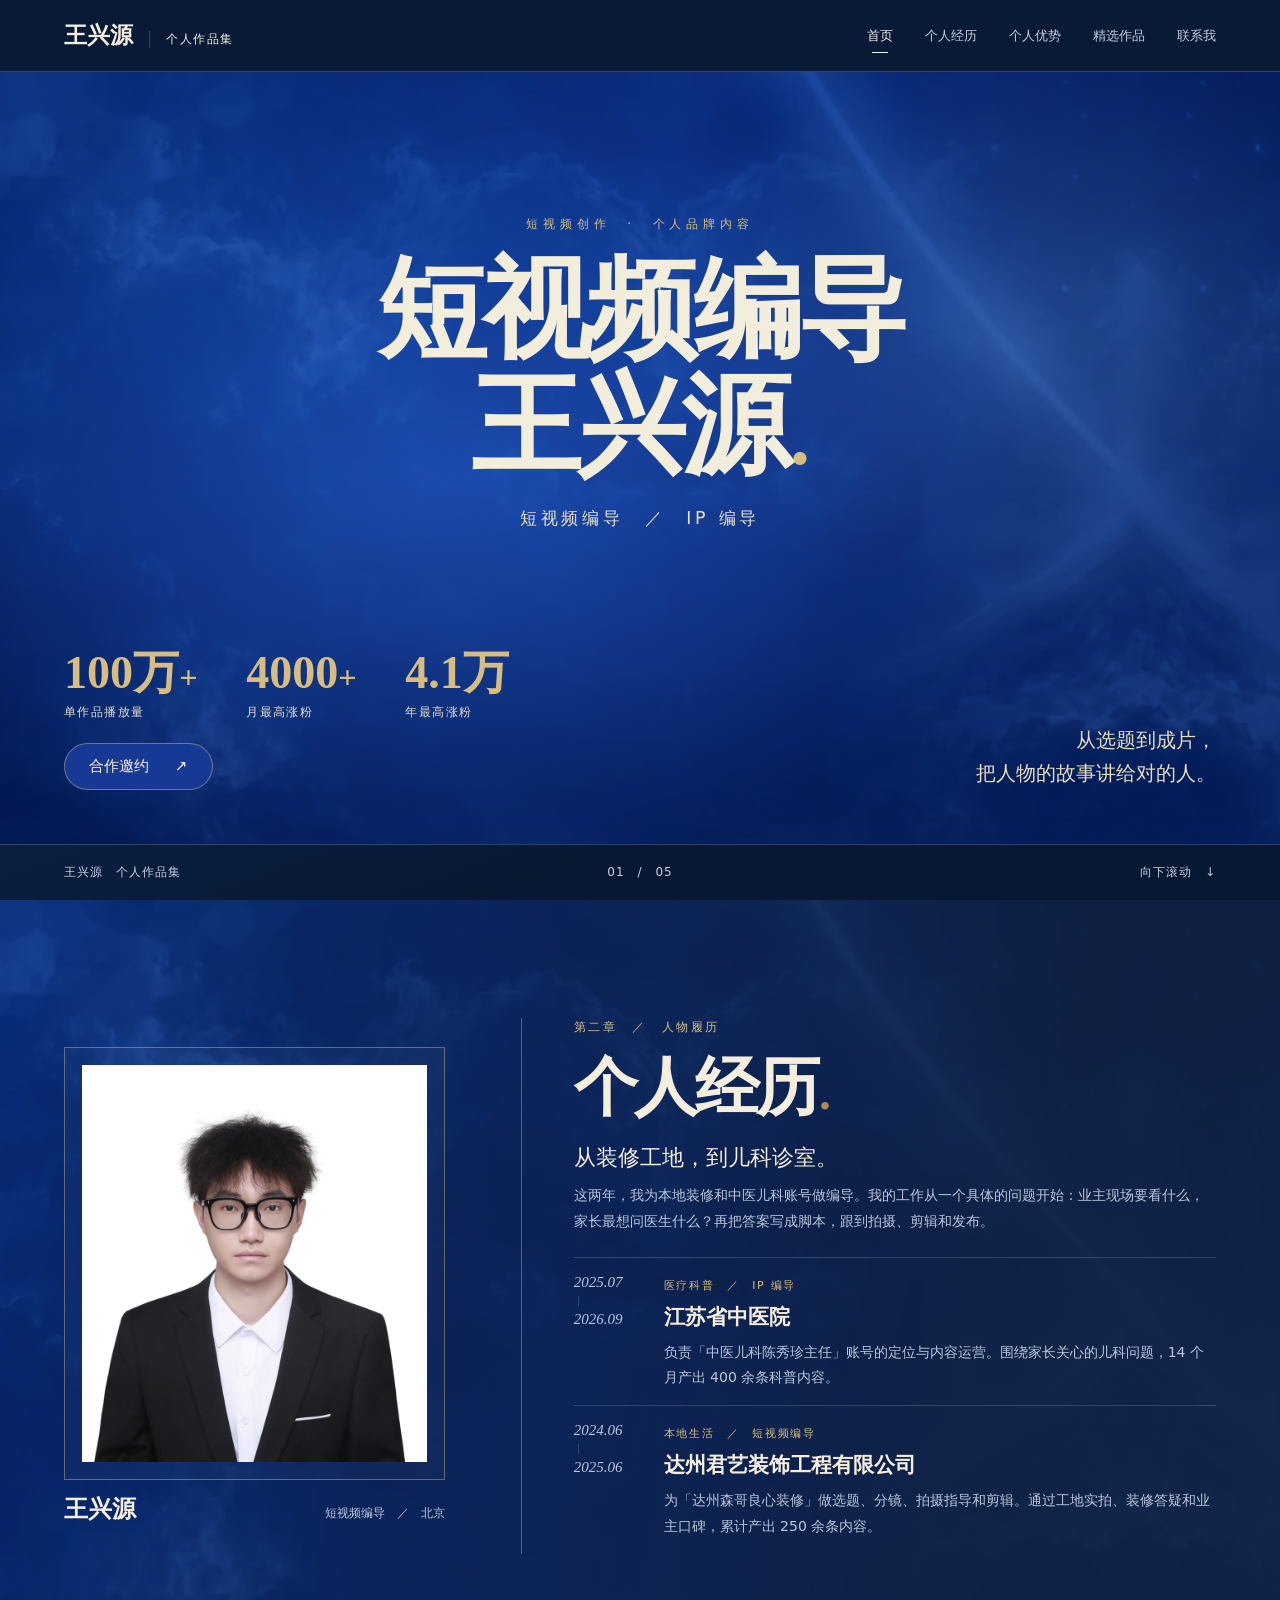
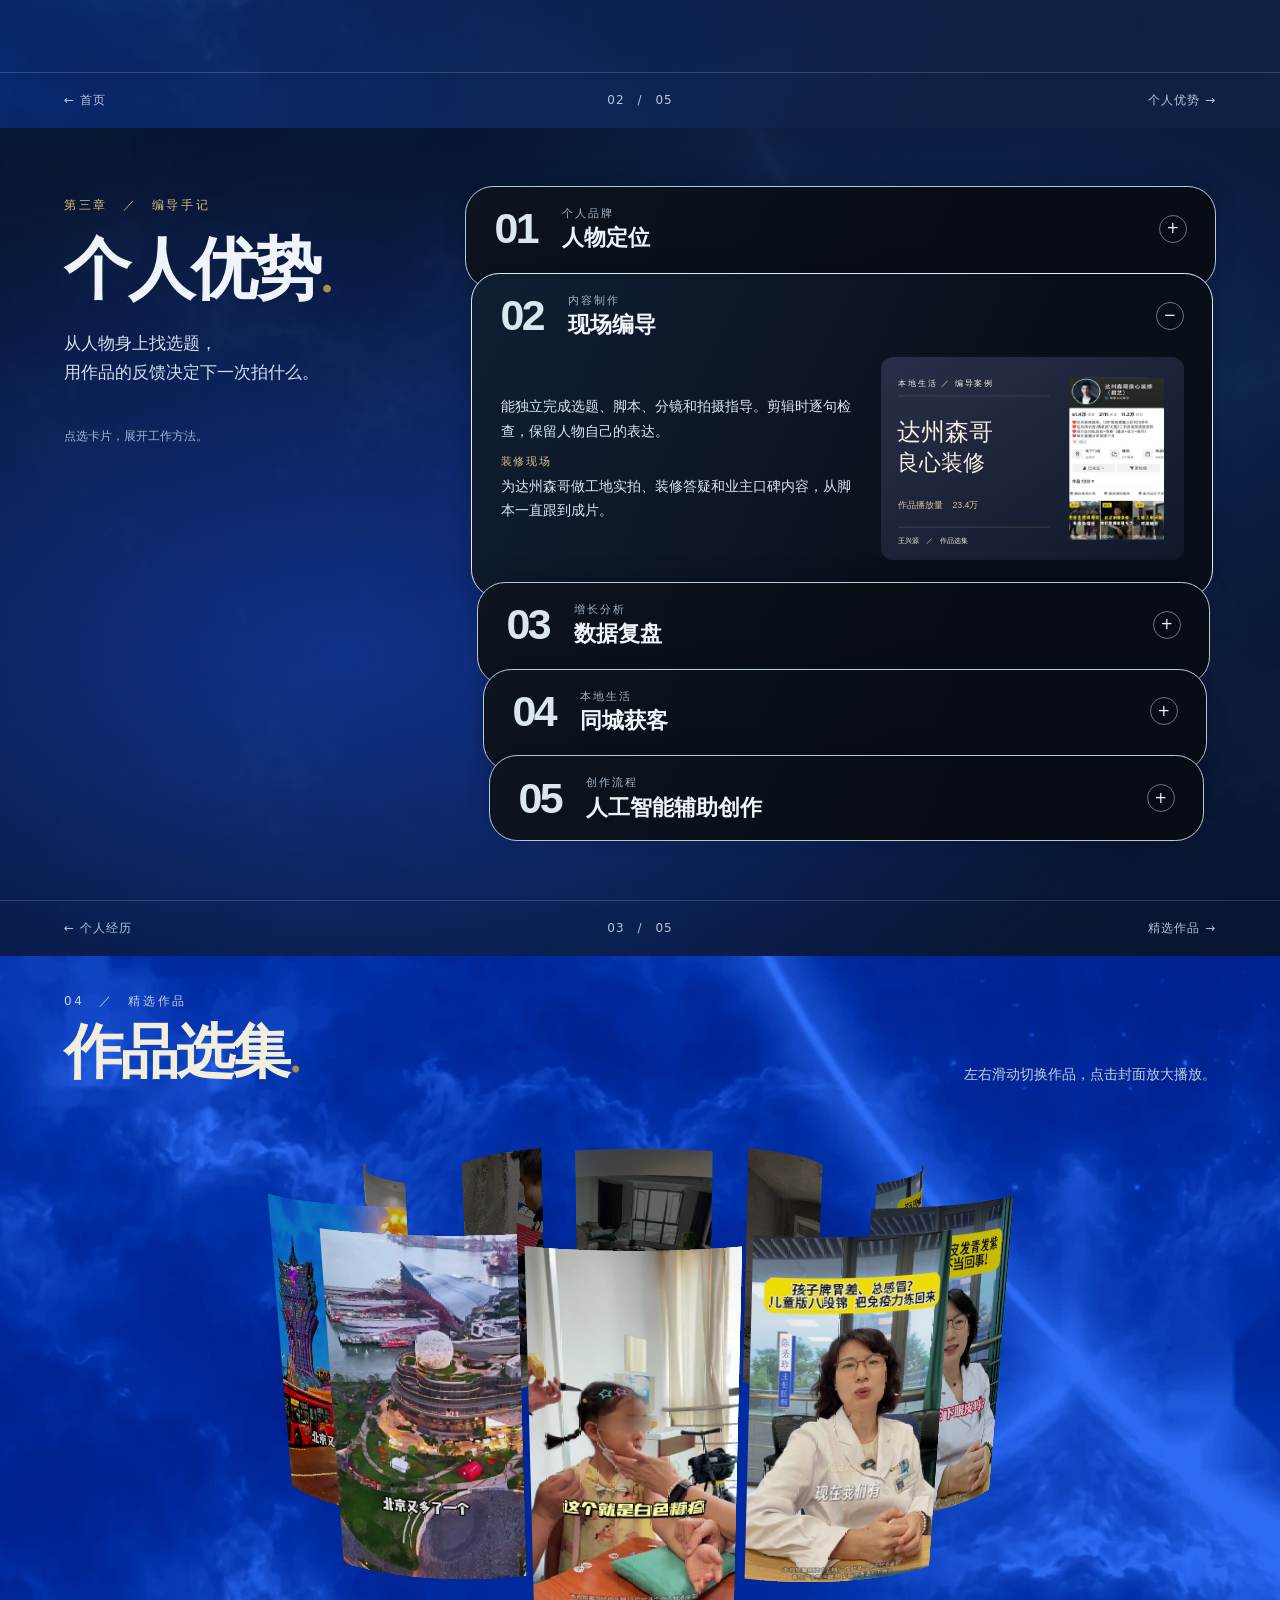
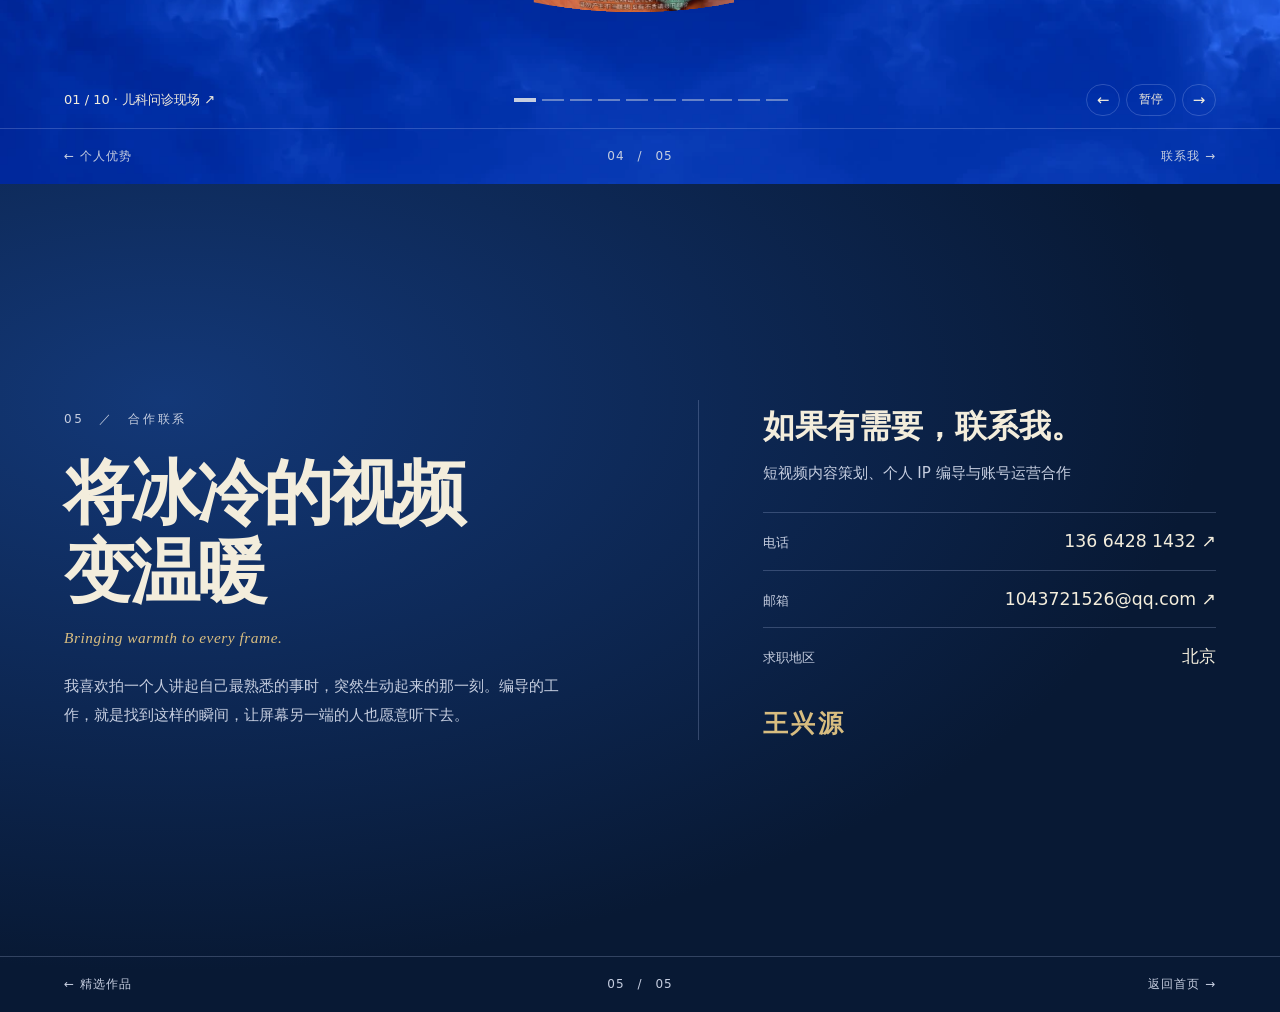
<file: index.html>
<!doctype html><html lang="zh-CN"><head><meta charset="utf-8"><meta name="viewport" content="width=device-width,initial-scale=1"><meta name="theme-color" content="#081938"><title>王兴源 · 短视频编导作品集</title><link rel="stylesheet" href="style.css?v=zoom3"><script src="motion.js" defer></script><script src="gallery.js?v=zoom3" defer></script></head><body><header class="mast"><a class="brand" href="#home">王兴源<span>个人作品集</span></a><nav aria-label="页面导航"><a href="#home" aria-current="page">首页</a><a href="#experience">个人经历</a><a href="#strengths">个人优势</a><a href="#works">精选作品</a><a href="#contact">联系我</a></nav></header><main><section class="shell p-index" id="home" aria-label="首页"><div class="stage"><section class="hero"><div class="hero-art" aria-hidden="true"><span class="hero-light"></span></div><div class="hero-title"><div class="kicker gold">短视频创作　·　个人品牌内容</div><h1>短视频编导<br>王兴源<em>.</em></h1><p>短视频编导　／　IP 编导</p></div>
<div class="hero-lower"><div><dl class="stats"><div><dt>单作品播放量</dt><dd>100万<span>+</span></dd></div><div><dt>月最高涨粉</dt><dd>4000<span>+</span></dd></div><div><dt>年最高涨粉</dt><dd>4.1万</dd></div></dl><a class="cta" href="#contact">合作邀约 <span>↗</span></a></div><p class="hero-note">从选题到成片，<br>把人物的故事讲给对的人。</p></div></section></div><footer class="page-foot"><span>王兴源　个人作品集</span><span class="folio">01　/　05</span><a href="#experience">向下滚动　↓</a></footer></section><section class="shell p-experience" id="experience" aria-label="个人经历"><div class="stage"><section class="experience layout">
  <figure class="portrait">
    <div class="portrait-mat"><img src="assets/wang-xingyuan.webp" alt="王兴源证件照"></div>
    <figcaption><strong>王兴源</strong><span>短视频编导　／　北京</span></figcaption>
  </figure>
  <div class="bio">
    <span class="kicker">第二章　／　人物履历</span><h2 class="chapter-title">个人经历<em>.</em></h2>
    <p class="lead">从装修工地，到儿科诊室。</p>
    <p class="bio-intro">这两年，我为本地装修和中医儿科账号做编导。我的工作从一个具体的问题开始：业主现场要看什么，家长最想问医生什么？再把答案写成脚本，跟到拍摄、剪辑和发布。</p>
    <ol class="timeline">
      <li><div class="period"><span>2025.07</span><span>2026.09</span></div><div><small>医疗科普　／　IP 编导</small><h2>江苏省中医院</h2><p>负责「中医儿科陈秀珍主任」账号的定位与内容运营。围绕家长关心的儿科问题，14 个月产出 400 余条科普内容。</p></div></li>
      <li><div class="period"><span>2024.06</span><span>2025.06</span></div><div><small>本地生活　／　短视频编导</small><h2>达州君艺装饰工程有限公司</h2><p>为「达州森哥良心装修」做选题、分镜、拍摄指导和剪辑。通过工地实拍、装修答疑和业主口碑，累计产出 250 余条内容。</p></div></li>
    </ol>
  </div>
</section></div><footer class="page-foot"><a href="#home">← 首页</a><span class="folio">02　/　05</span><a href="#strengths">个人优势 →</a></footer></section><section class="shell p-strengths" id="strengths" aria-label="个人优势"><div class="stage"><div class="layout strengths"><header><span class="kicker">第三章　／　编导手记</span><h2>个人优势<em>.</em></h2><p>从人物身上找选题，<br>用作品的反馈决定下一次拍什么。</p><small>点选卡片，展开工作方法。</small></header><div class="skill-deck"><details name="expertise" class="skill-card" style="--level:0" >
<summary><strong class="skill-no">01</strong><span><small>个人品牌</small><b>人物定位</b></span><span class="card-toggle" aria-hidden="true"></span></summary>
<div class="skill-body"><div class="skill-copy"><p>先听出镜人平时怎么说话，再把他的专业经验、表达习惯和观众关心的问题连起来。</p><small>医疗科普</small><p>从家长最想问的儿科问题开始，找到医生适合长期讲述的内容。</p></div><img src="assets/medical-1.svg" alt="中医儿科账号案例" loading="lazy"></div>
</details><details name="expertise" class="skill-card" style="--level:1" open>
<summary><strong class="skill-no">02</strong><span><small>内容制作</small><b>现场编导</b></span><span class="card-toggle" aria-hidden="true"></span></summary>
<div class="skill-body"><div class="skill-copy"><p>能独立完成选题、脚本、分镜和拍摄指导。剪辑时逐句检查，保留人物自己的表达。</p><small>装修现场</small><p>为达州森哥做工地实拍、装修答疑和业主口碑内容，从脚本一直跟到成片。</p></div><img src="assets/interiors-1.svg" alt="达州森哥账号案例" loading="lazy"></div>
</details><details name="expertise" class="skill-card" style="--level:2" >
<summary><strong class="skill-no">03</strong><span><small>增长分析</small><b>数据复盘</b></span><span class="card-toggle" aria-hidden="true"></span></summary>
<div class="skill-body"><div class="skill-copy"><p>把完播率、互动和涨粉放在一起看，再用下一条视频检验开场、信息顺序和剪辑节奏。</p><small>运营记录</small><p>在儿科科普账号运营中，结合后台反馈调整选题和口播结构。</p></div><img src="assets/medical-2.svg" alt="中医儿科运营记录" loading="lazy"></div>
</details><details name="expertise" class="skill-card" style="--level:3" >
<summary><strong class="skill-no">04</strong><span><small>本地生活</small><b>同城获客</b></span><span class="card-toggle" aria-hidden="true"></span></summary>
<div class="skill-body"><div class="skill-copy"><p>把达州业主常搜的问题带到真实工地拍，让评论区里的装修疑问衔接私信和到店咨询。</p><small>案例回看</small><p>达州装修案例采用正反对比脚本，作品播放量 23.4 万，线下引流 30 余人。</p></div><img src="assets/interiors-2.svg" alt="本地装修案例记录" loading="lazy"></div>
</details><details name="expertise" class="skill-card" style="--level:4" >
<summary><strong class="skill-no">05</strong><span><small>创作流程</small><b>人工智能辅助创作</b></span><span class="card-toggle" aria-hidden="true"></span></summary>
<div class="skill-body"><div class="skill-copy"><p>将对标拆解、选题生产和文案质检整理成三套工作流程，为采访和现场判断留出更多时间。</p><small>我的工作流</small><p>从同类作品里拆出表达方法，再根据人物和拍摄条件筛选选题，最后逐句检查文案。</p></div><div class="process" aria-label="创作流程"><span>对标拆解</span><i>↓</i><span>选题生产</span><i>↓</i><span>文案质检</span></div></div>
</details></div></div></div><footer class="page-foot"><a href="#experience">← 个人经历</a><span class="folio">03　/　05</span><a href="#works">精选作品 →</a></footer></section><section class="shell p-works" id="works" aria-label="精选作品"><div class="stage"><section class="showcase"><header class="works-head"><div><span class="kicker">04　／　精选作品</span><h2 class="chapter-title">作品选集<em>.</em></h2></div><p>左右滑动切换作品，点击封面放大播放。</p></header><section class="gallery" aria-label="横向球形作品轮播"></section><div class="directory"><button class="counter" aria-label="打开当前作品视频"><span></span> ↗</button><div class="projects" aria-label="作品目录"></div><div class="controls"><button id="prev" aria-label="上一幅">←</button><button id="play"></button><button id="next" aria-label="下一幅">→</button></div></div></section><dialog class="film-viewer"><div class="screen-player"><button class="film-full" type="button">全屏</button><button class="close" aria-label="关闭作品详情">×</button><div class="detail"></div></div></dialog></div><footer class="page-foot"><a href="#strengths">← 个人优势</a><span class="folio">04　/　05</span><a href="#contact">联系我 →</a></footer></section><section class="shell p-contact" id="contact" aria-label="合作联系"><div class="stage"><section class="layout contact"><div><span class="kicker">05　／　合作联系</span><h2 class="chapter-title">将冰冷的视频<br>变温暖</h2><p class="contact-en" lang="en">Bringing warmth to every frame.</p><p class="closing">我喜欢拍一个人讲起自己最熟悉的事时，突然生动起来的那一刻。编导的工作，就是找到这样的瞬间，让屏幕另一端的人也愿意听下去。</p></div><div class="contact-info"><h2>如果有需要，联系我。</h2><p>短视频内容策划、个人 IP 编导与账号运营合作</p><dl><div><dt>电话</dt><dd><a href="tel:13664281432">136 6428 1432 ↗</a></dd></div><div><dt>邮箱</dt><dd><a href="mailto:1043721526@qq.com">1043721526@qq.com ↗</a></dd></div><div><dt>求职地区</dt><dd>北京</dd></div></dl><span class="signature">王兴源</span></div></section></div><footer class="page-foot"><a href="#works">← 精选作品</a><span class="folio">05　/　05</span><a href="#home">返回首页 →</a></footer></section></main></body></html>
</file>
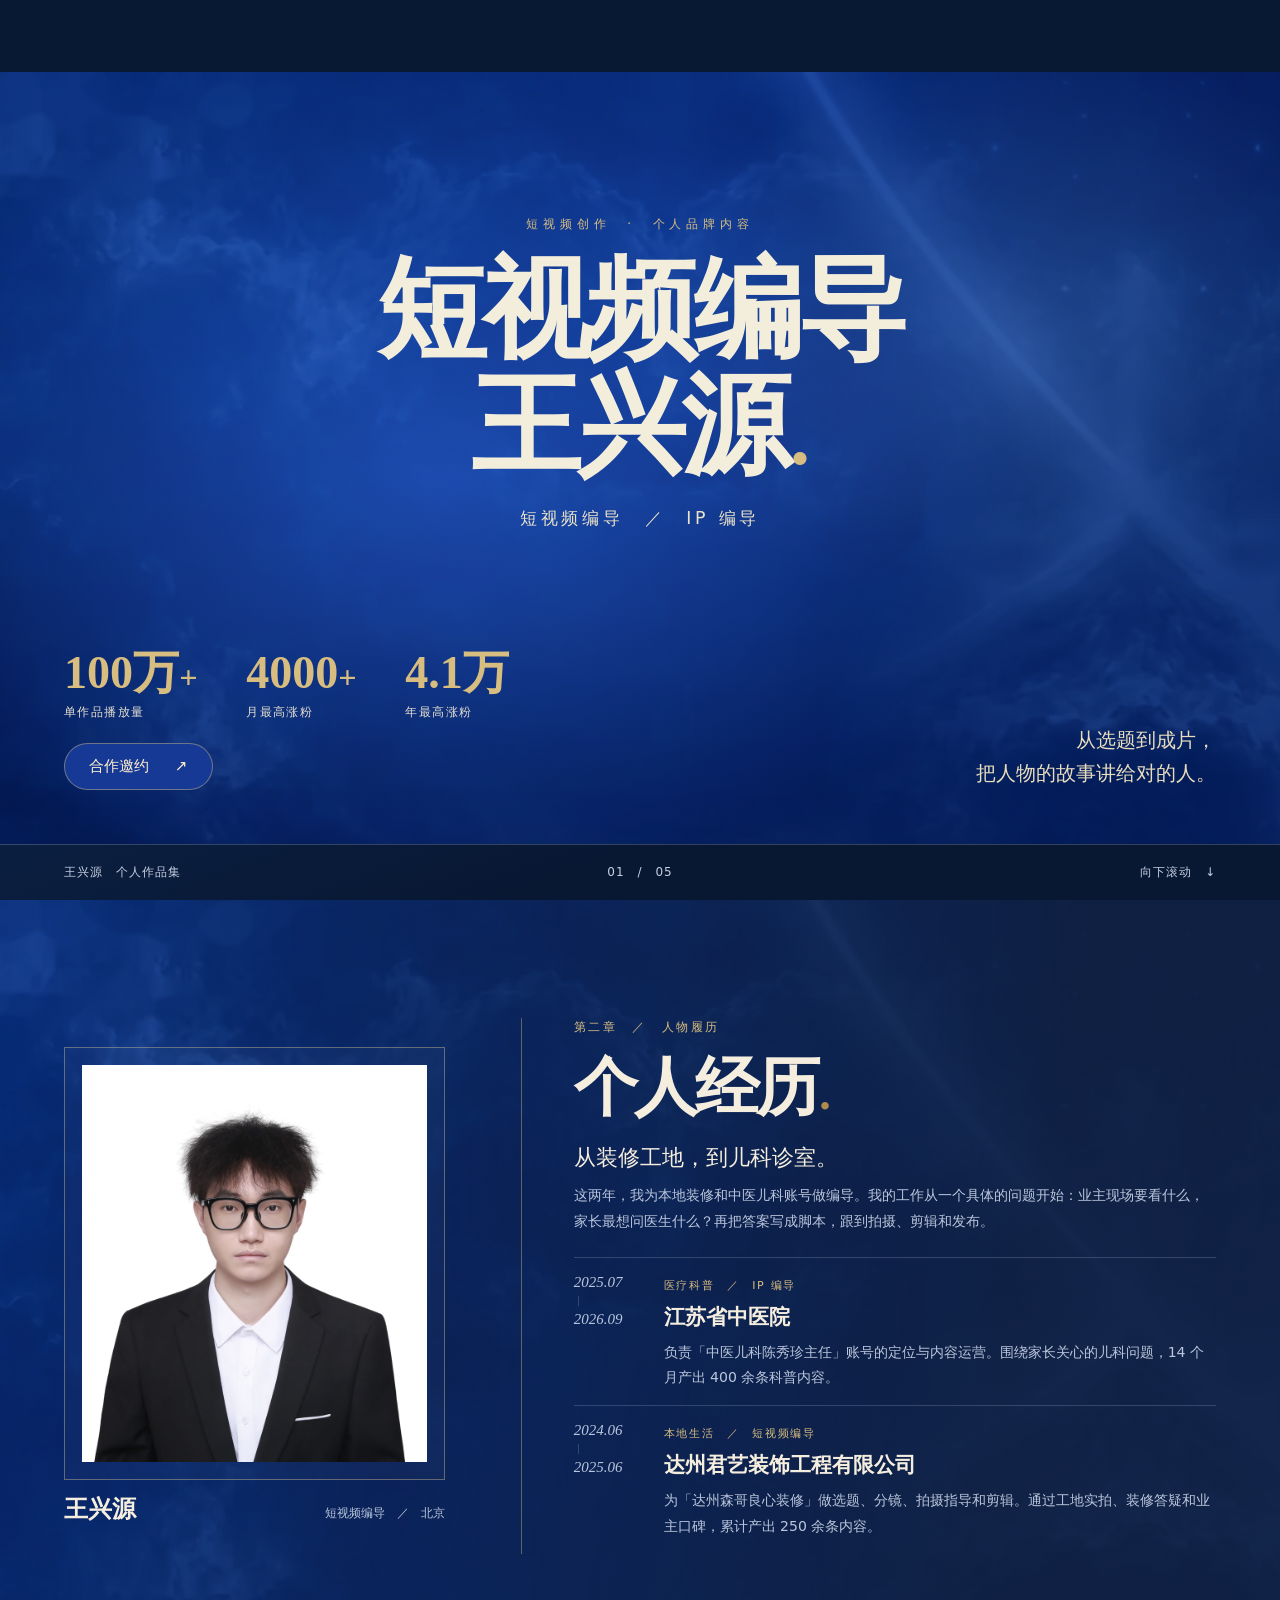
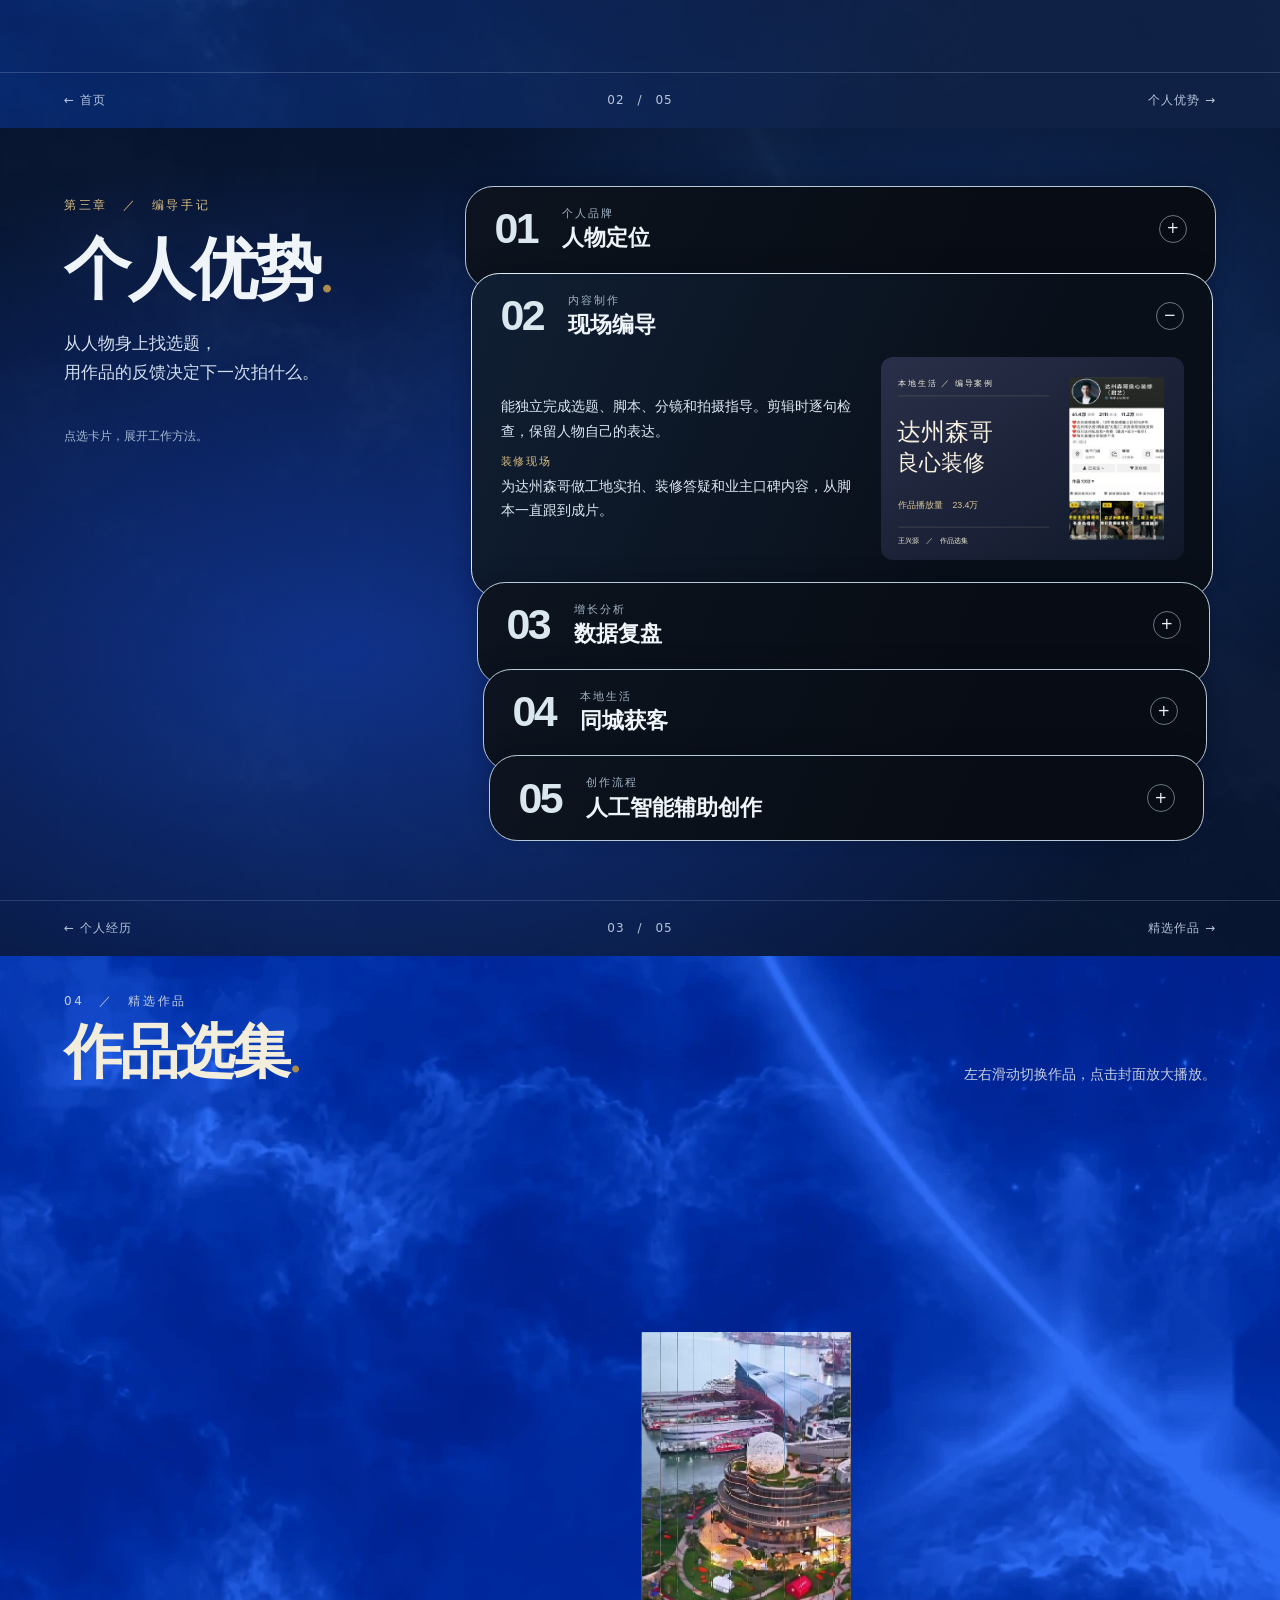
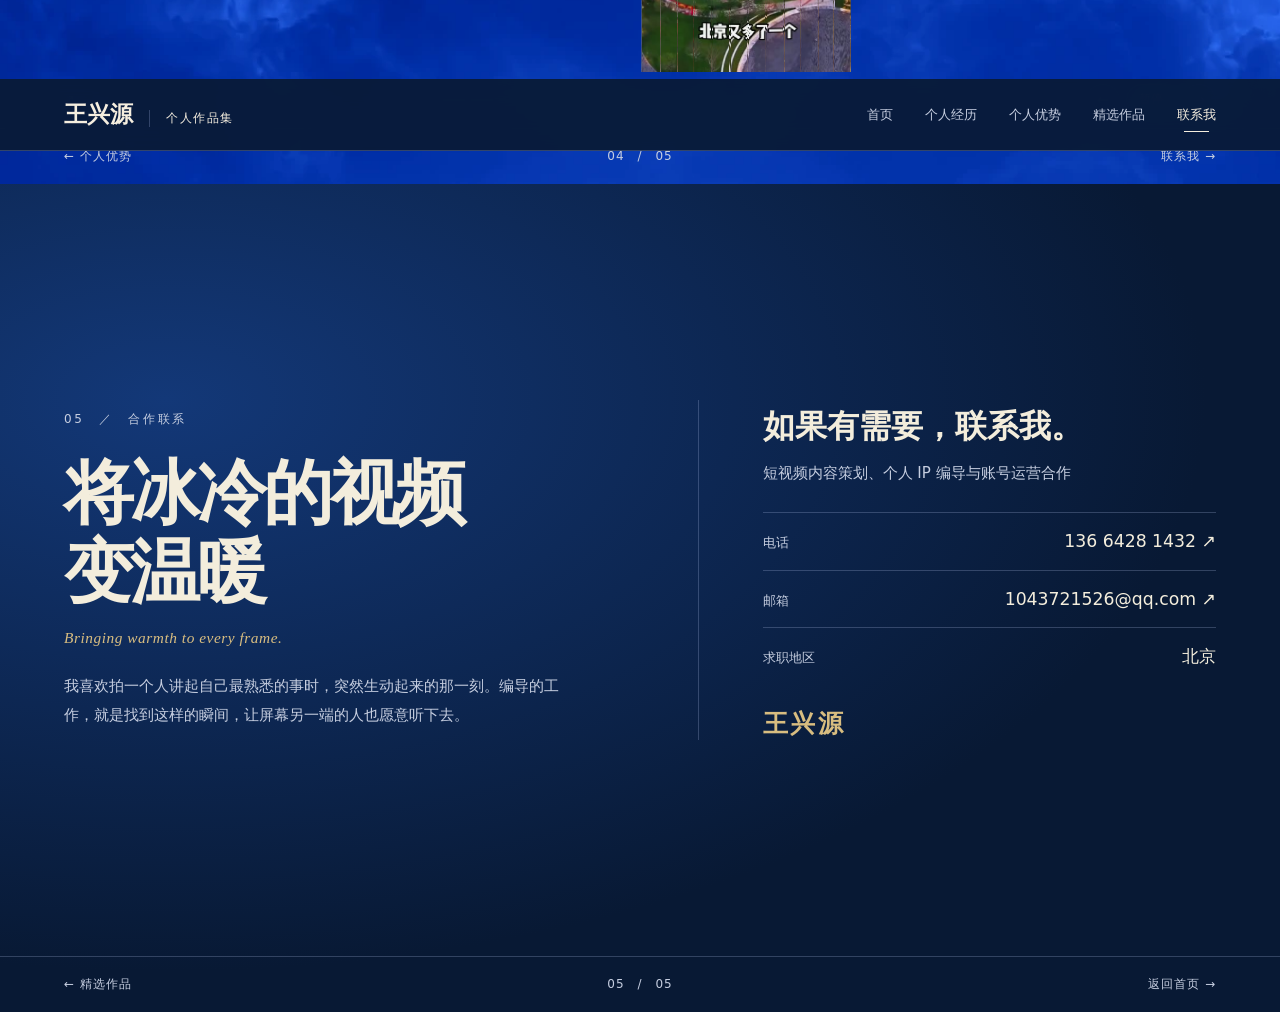
<file: contact.html>
<!doctype html><html lang="zh-CN"><head><meta charset="utf-8"><meta http-equiv="refresh" content="0;url=index.html#contact"><title>王兴源作品集</title></head><body><a href="index.html#contact">进入对应章节</a></body></html>
</file>
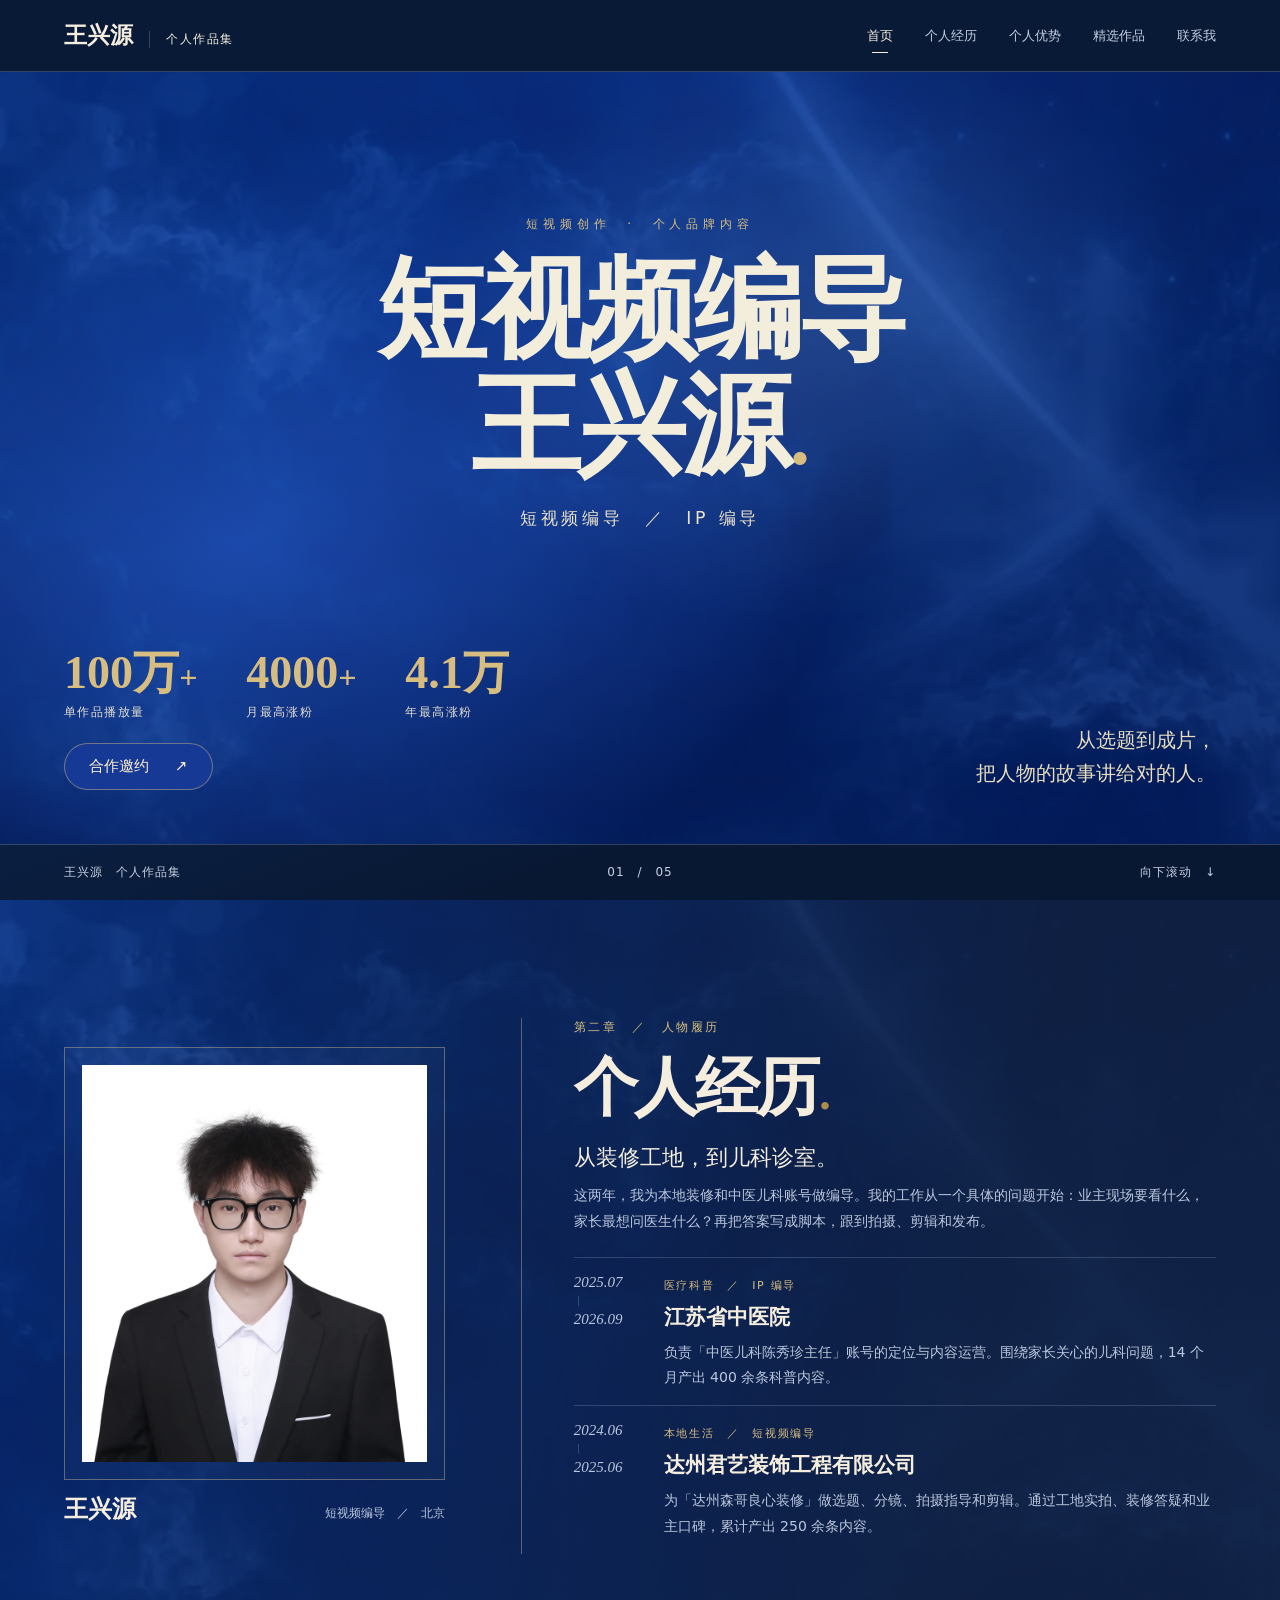
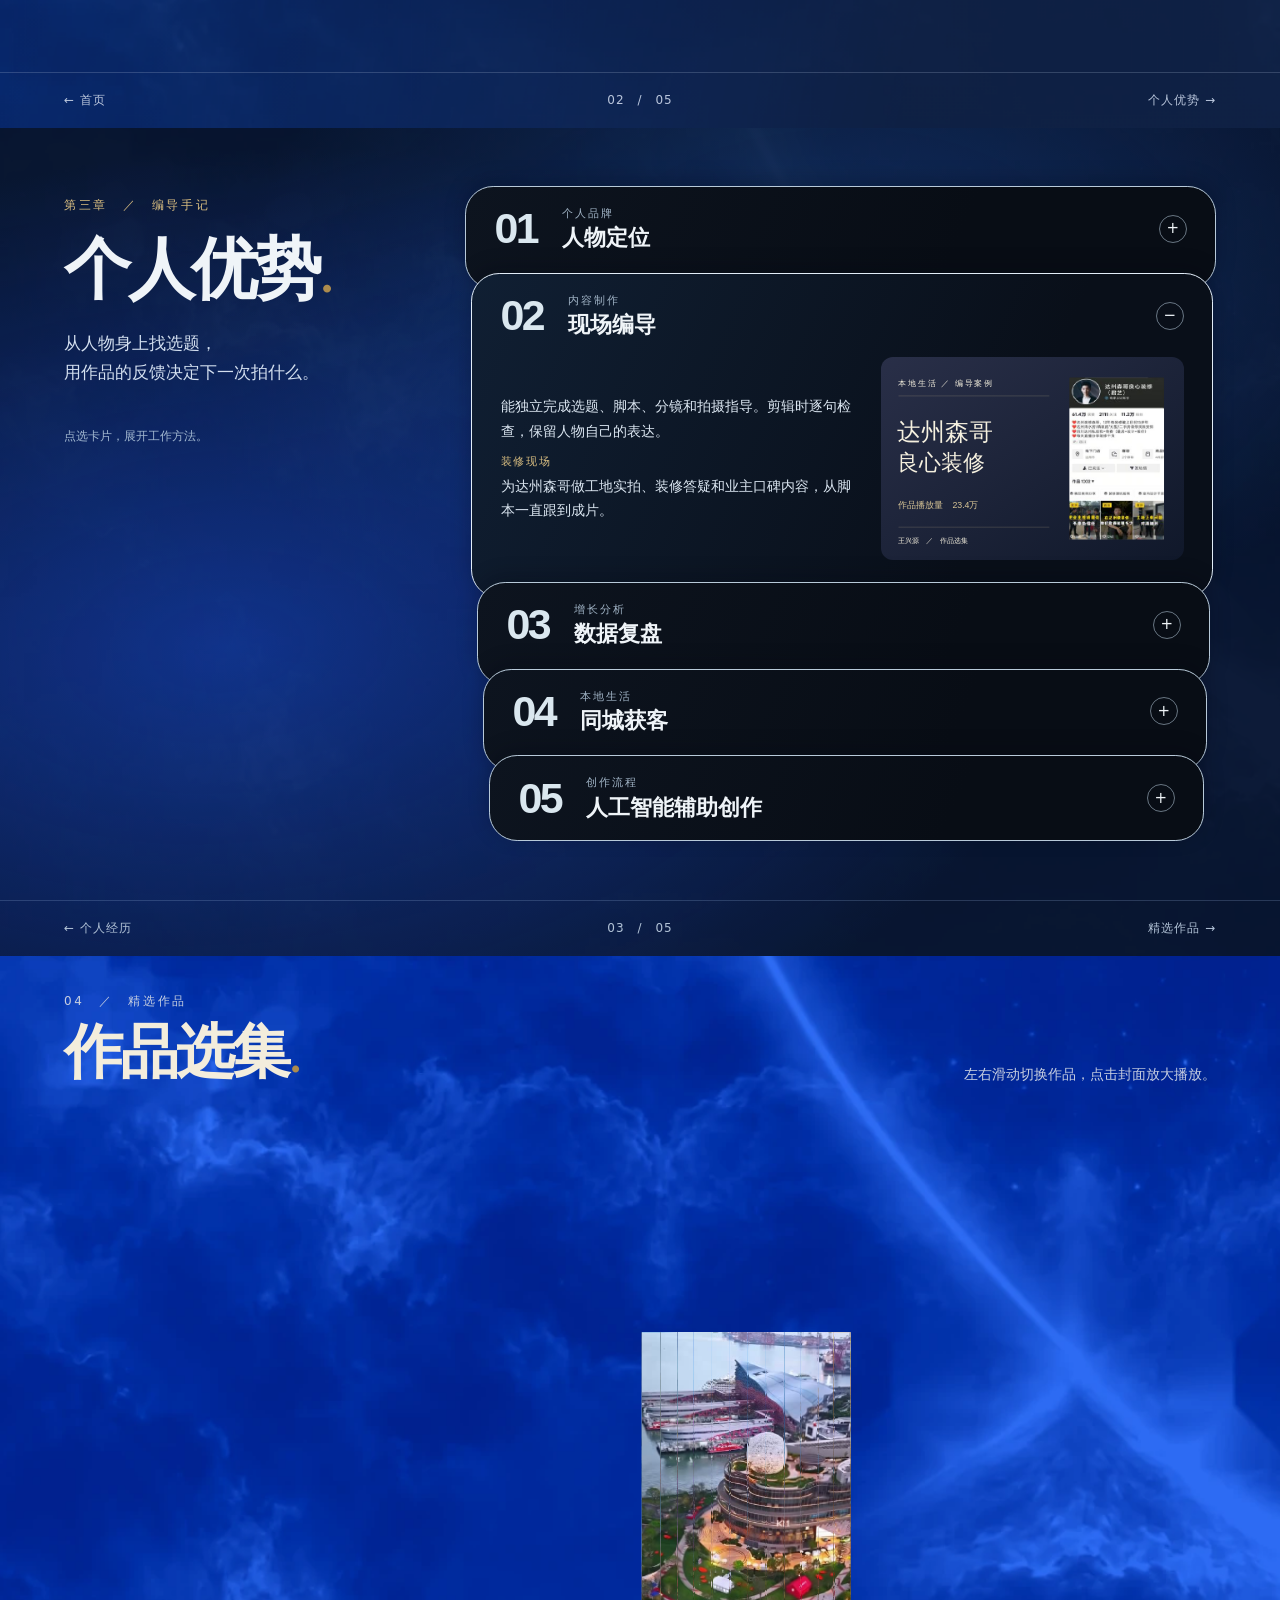
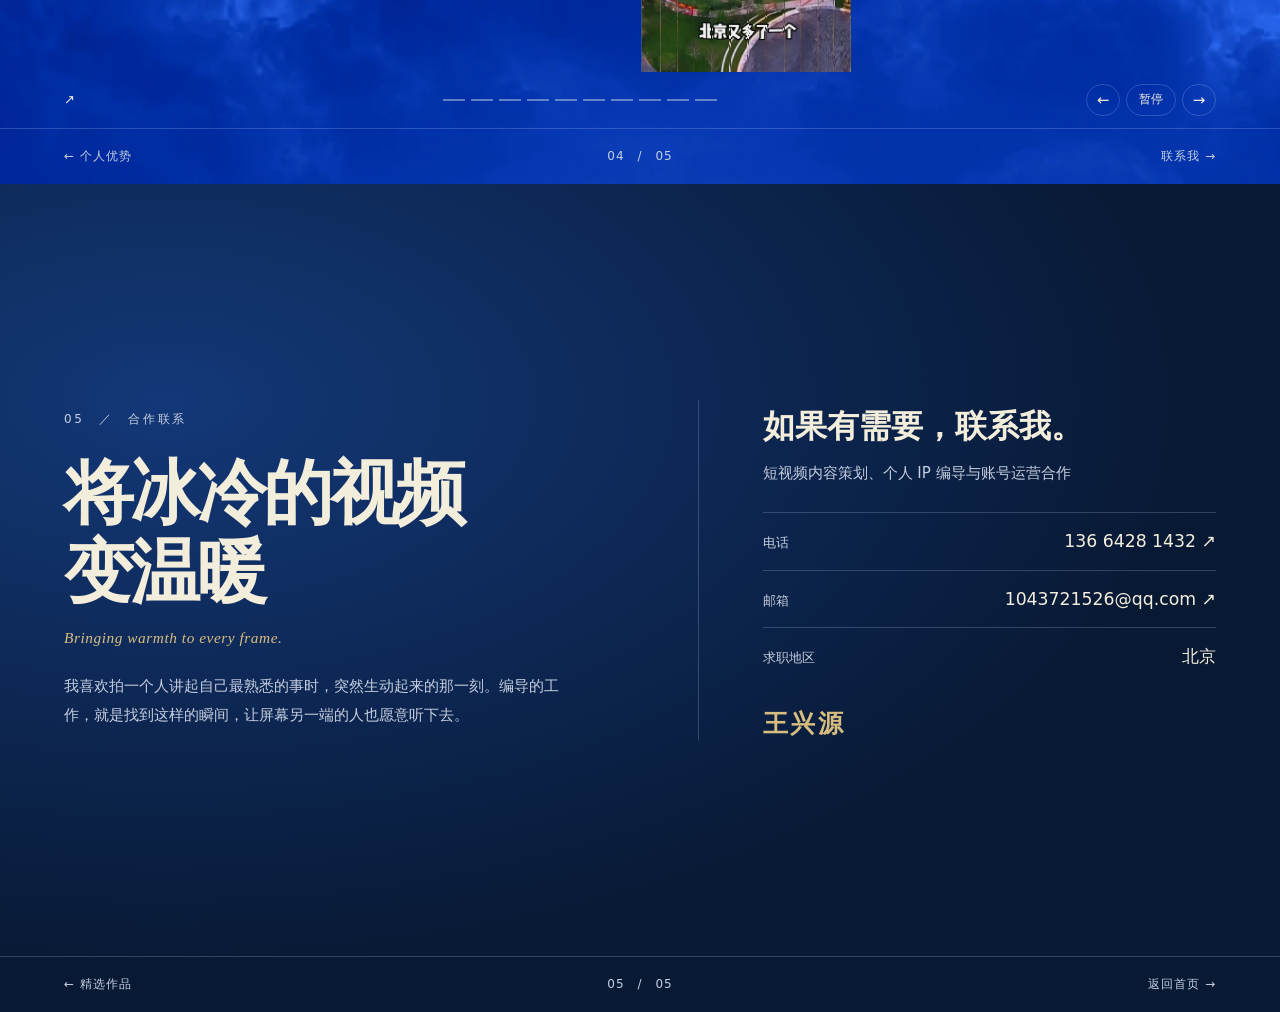
<file: experience.html>
<!doctype html><html lang="zh-CN"><head><meta charset="utf-8"><meta http-equiv="refresh" content="0;url=index.html#experience"><title>王兴源作品集</title></head><body><a href="index.html#experience">进入对应章节</a></body></html>
</file>
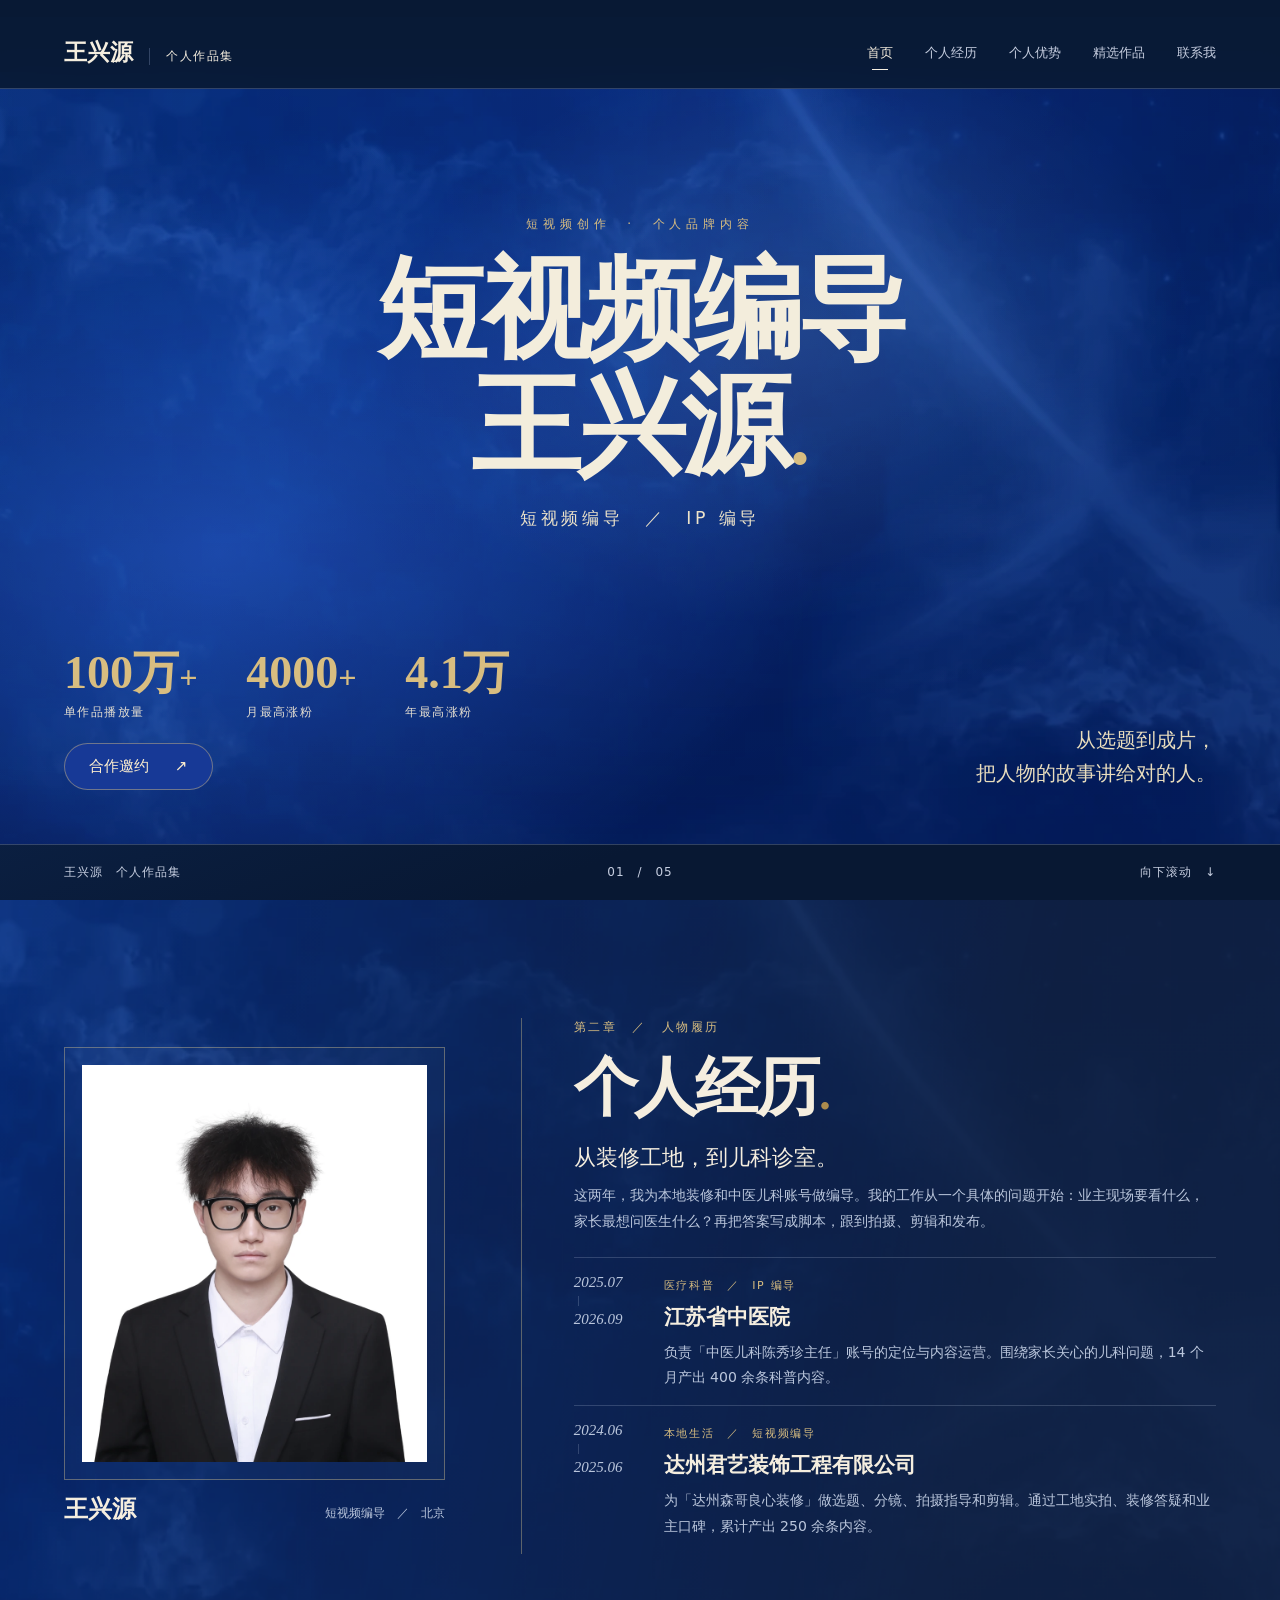
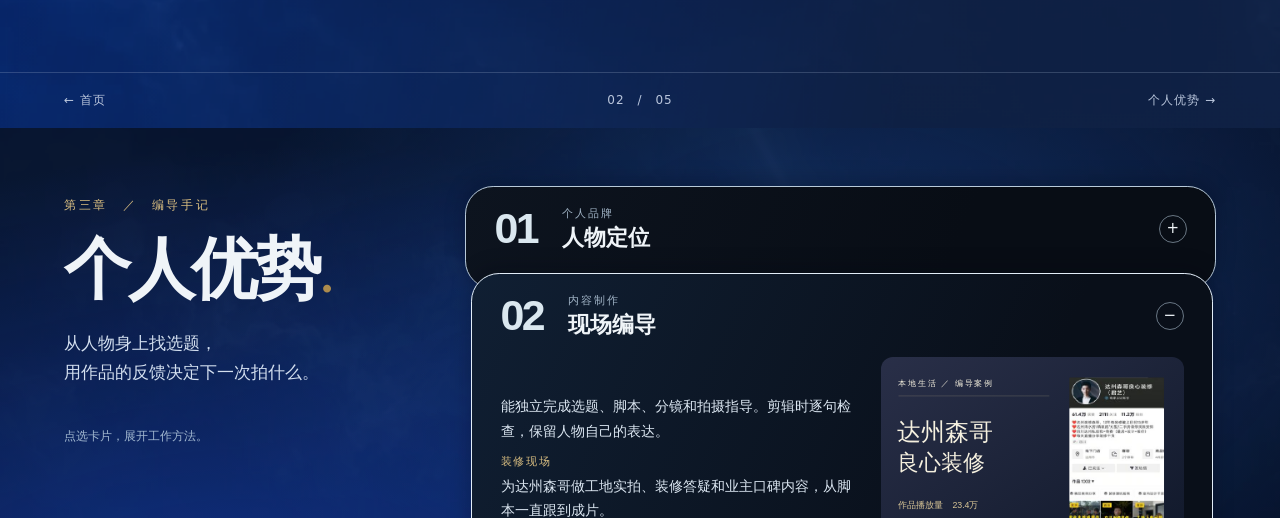
<file: strengths.html>
<!doctype html><html lang="zh-CN"><head><meta charset="utf-8"><meta http-equiv="refresh" content="0;url=index.html#strengths"><title>王兴源作品集</title></head><body><a href="index.html#strengths">进入对应章节</a></body></html>
</file>
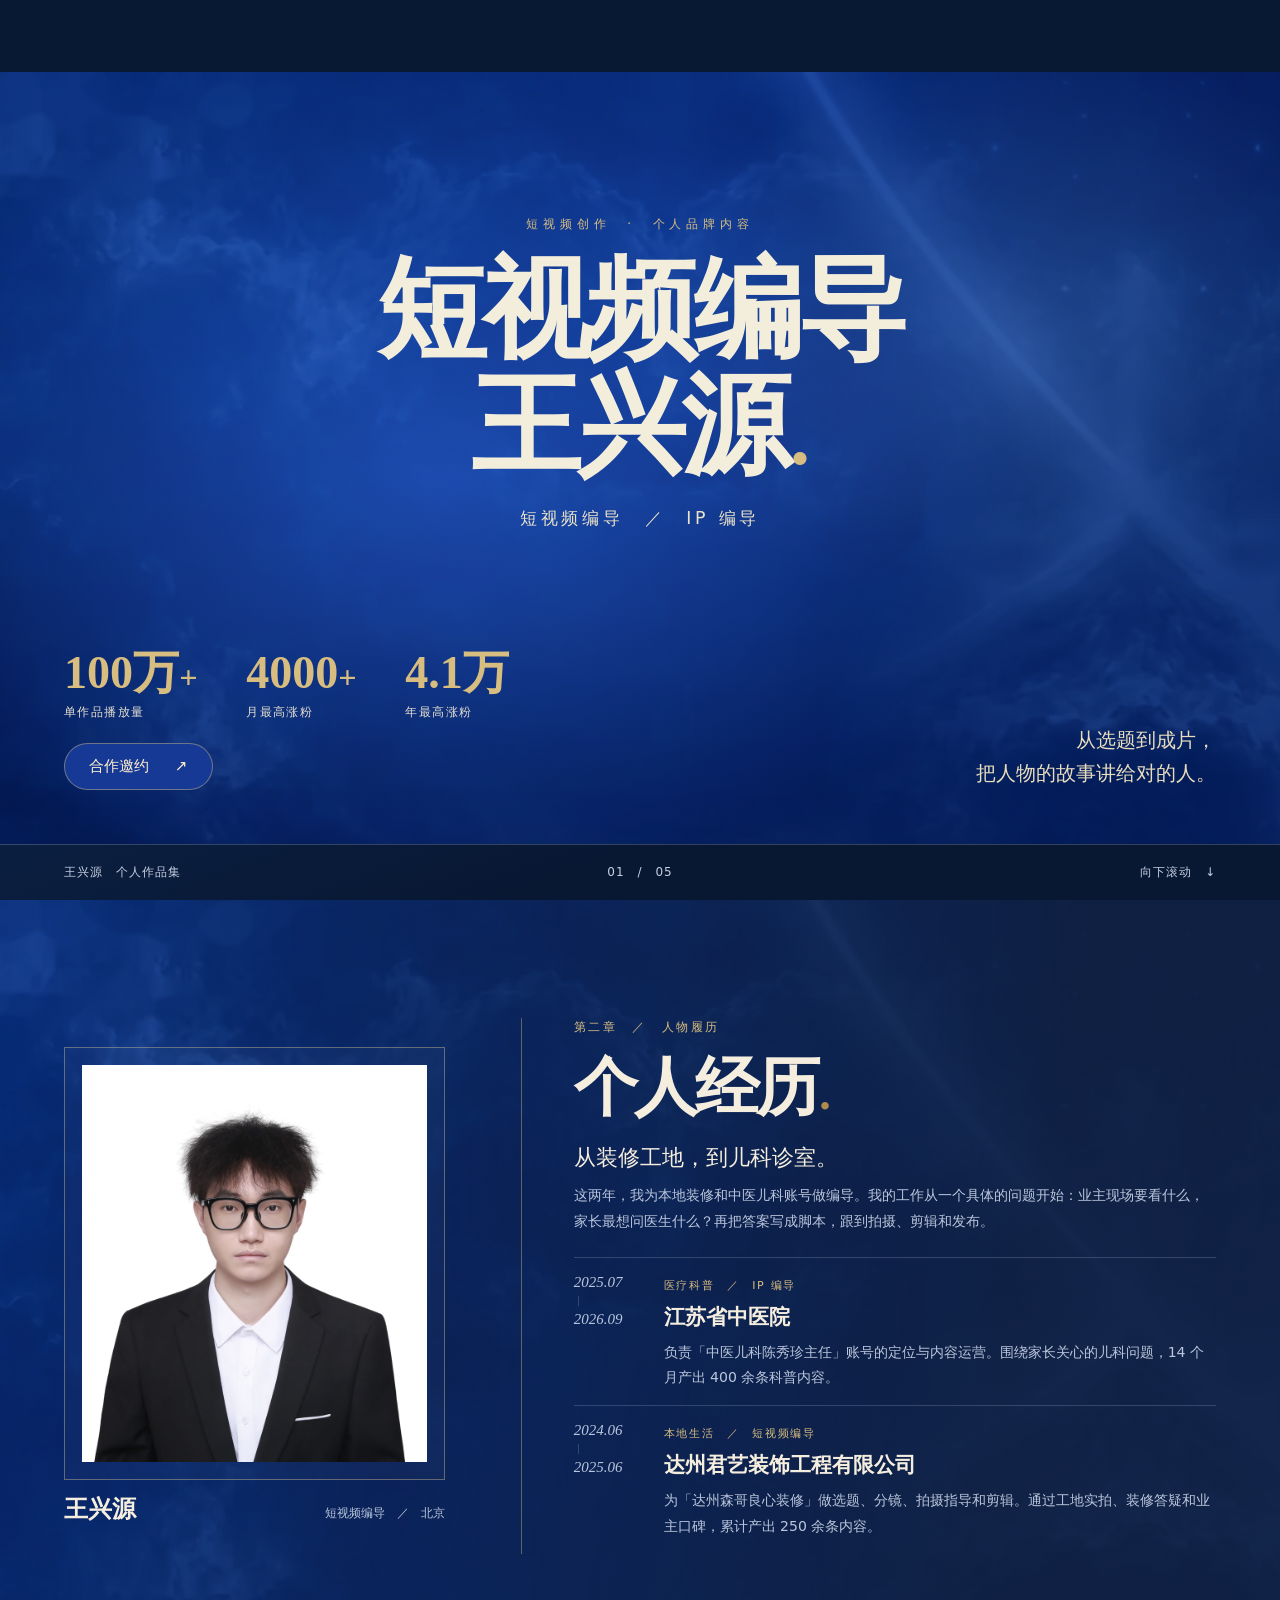
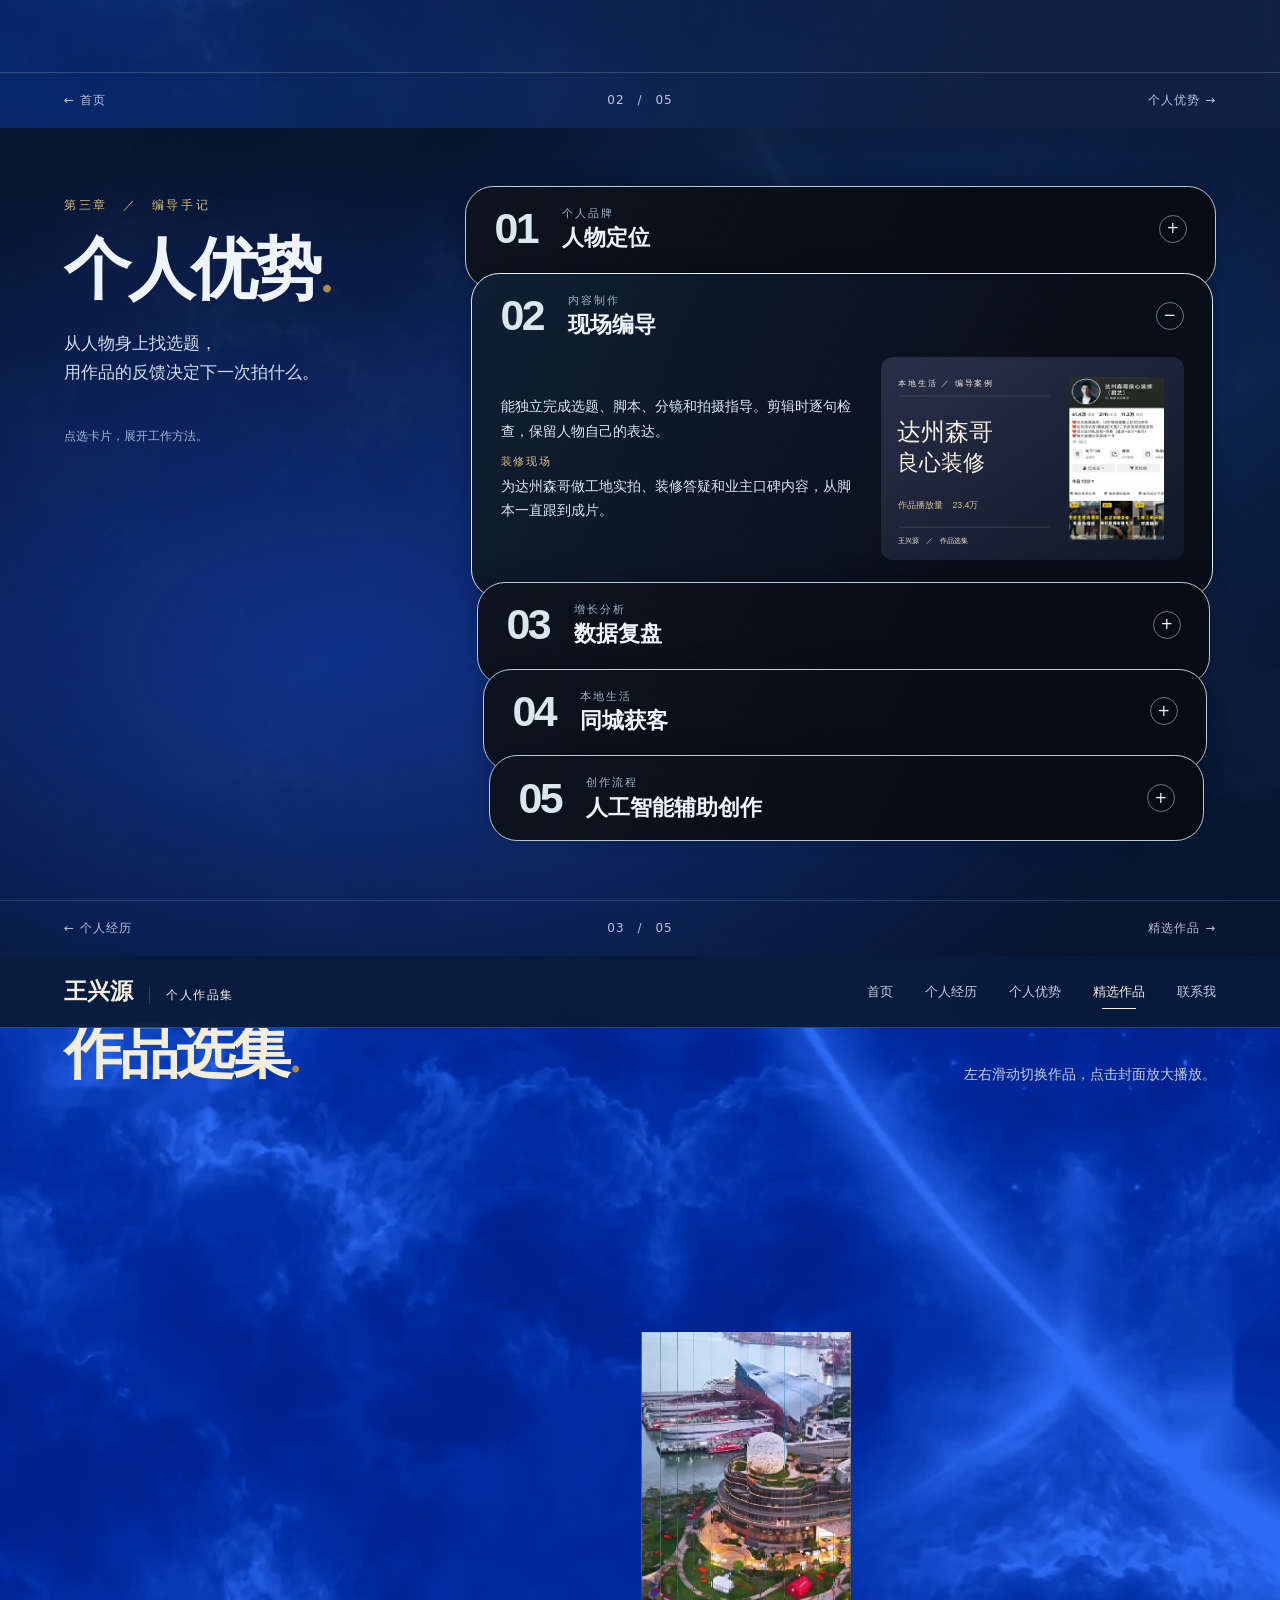
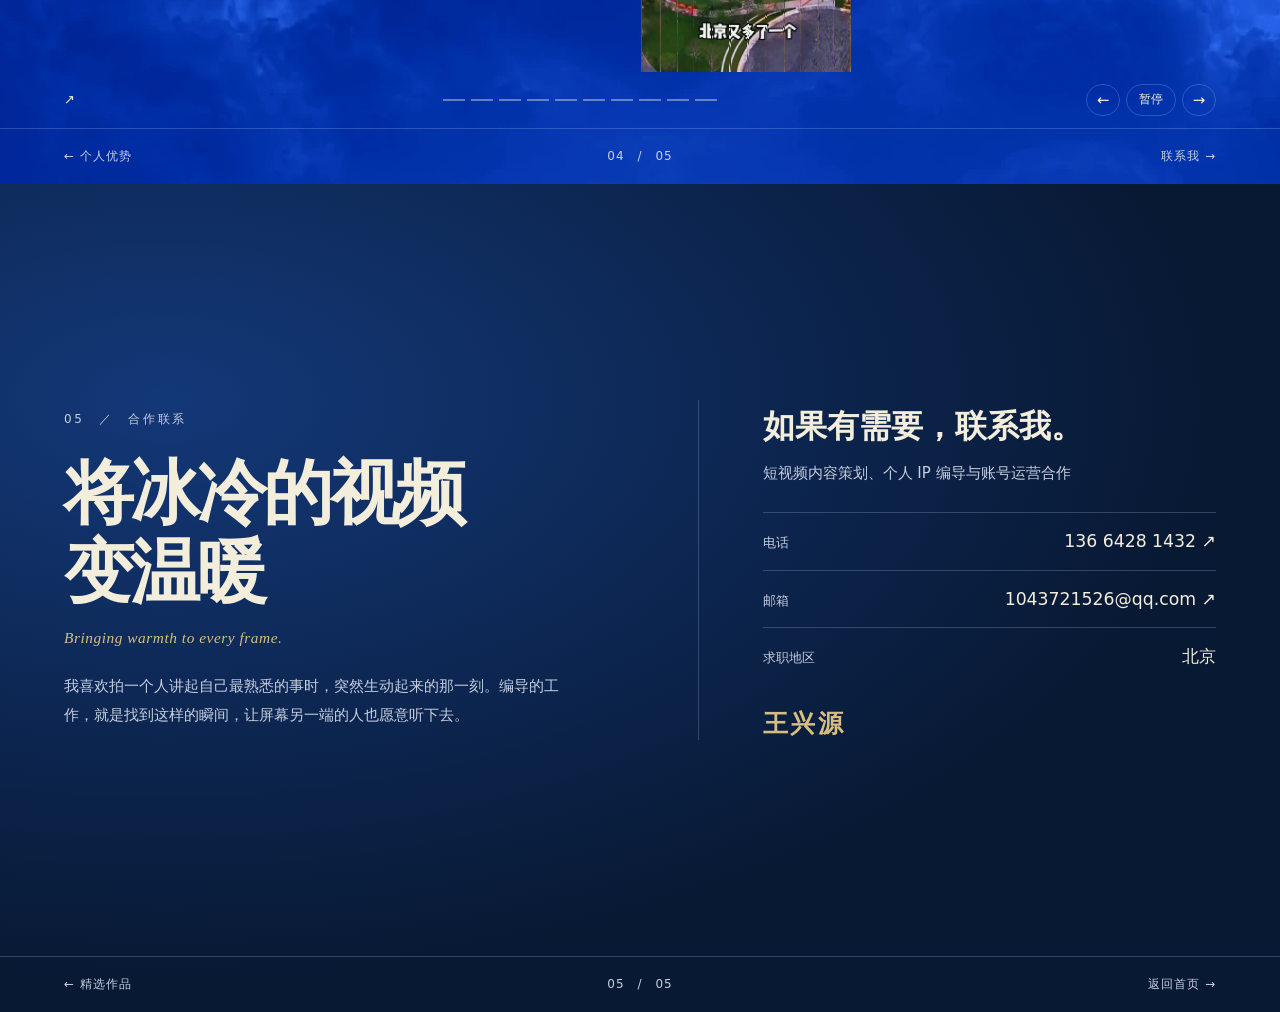
<file: works.html>
<!doctype html><html lang="zh-CN"><head><meta charset="utf-8"><meta http-equiv="refresh" content="0;url=index.html#works"><title>王兴源作品集</title></head><body><a href="index.html#works">进入对应章节</a></body></html>
</file>
<file: style.css>
*{box-sizing:border-box}
:root{--klein:#002fa7;--night:#081934;--ink:#14233b;--paper:#f6f5ef;--gold:#d8bd80;--muted:#626e7d;--rule:#172a4c38;--edge:clamp(20px,5vw,100px);--serif:"Noto Serif CJK SC","Songti SC","SimSun",serif}
body{margin:0;font:500 15px/1.65 "Microsoft YaHei","PingFang SC",system-ui,sans-serif;color:var(--ink);background:var(--paper)}
a,button{color:inherit}a{text-decoration:none}button{border:0;background:none;font:inherit;cursor:pointer;padding:0}a:focus-visible,button:focus-visible{outline:2px solid #83b3ff;outline-offset:4px}
.shell{position:relative;isolation:isolate;min-height:100svh;display:flex;flex-direction:column}
.stage{flex:1;display:flex;flex-direction:column;min-width:0}.mast,.page-foot{position:relative;z-index:2;padding:0 var(--edge);display:flex;justify-content:space-between;align-items:center}
.mast{min-height:72px;border-bottom:1px solid var(--rule)}.brand{font:700 23px var(--serif);white-space:nowrap}.brand span{display:inline-block;margin-left:16px;padding-left:16px;border-left:1px solid var(--rule);font:500 12px system-ui,sans-serif;letter-spacing:.13em}.mast nav{display:flex;gap:clamp(14px,2.5vw,48px);font-size:13px}.mast nav a{position:relative;padding:10px 0;color:var(--muted)}.mast nav a[aria-current],.mast nav a:hover{color:inherit}.mast nav a[aria-current]:after{content:"";display:block;position:absolute;bottom:3px;height:1px;left:18%;right:18%;background:currentColor}
.page-foot{min-height:56px;border-top:1px solid var(--rule);color:var(--muted);font-size:12px;letter-spacing:.08em}.folio{position:absolute;left:50%;transform:translateX(-50%);font-variant-numeric:tabular-nums}.page-foot a:hover,a:hover .brand{text-decoration:underline}
h1,h2,p,dl,dd,ol{margin:0}h1,h2{font-family:var(--serif);font-weight:600}h1,.chapter-title{font-size:clamp(54px,6.3vw,105px);line-height:1.12;letter-spacing:-.05em}h1 em,.chapter-title em,.strengths h2 em{color:#ac8b4d;font-family:Georgia,serif;font-weight:400;font-style:normal}.kicker{display:block;font-size:12px;letter-spacing:.22em;color:var(--muted);margin-bottom:24px}.gold{color:var(--gold)}.layout{width:min(100%,1500px);margin:auto;padding:clamp(40px,6.3vh,88px) var(--edge)}
.p-index,.p-works,.p-contact{--ink:#f3eddc;--muted:#c6cee0;--rule:#c7d7ff38;background:var(--night);color:var(--ink)}.p-index.shell{overflow:hidden;background:linear-gradient(160deg,#13356d,#081833 78%)}
.hero{flex:1;display:flex;flex-direction:column;justify-content:center;position:relative;padding:clamp(35px,6vh,72px) var(--edge);isolation:isolate}.hero-art{position:absolute;inset:0;z-index:-1;overflow:hidden;pointer-events:none;background:linear-gradient(0deg,#060f21 0%,transparent 62%),linear-gradient(90deg,#062042a3,#15398155 55%,#07152d99)}
.hero-art:before{content:"";position:absolute;inset:0;background:center 32%/cover url("assets/klein-field.webp");opacity:.22;animation:drift 17s ease-in-out infinite alternate}

@keyframes drift{to{transform:scale(1.07) translateX(1%)}}
.hero-title{text-align:center;flex:1;display:flex;flex-direction:column;justify-content:center;align-items:center;padding:12px 0}.hero-title .kicker{color:var(--gold);margin:0 0 18px;letter-spacing:.4em}.hero-title h1{font-size:clamp(70px,min(8.6vw,13vh),158px);line-height:1.05;letter-spacing:-.045em}.hero-title em{color:var(--gold)}.hero-title p{font-size:clamp(14px,1.35vw,21px);letter-spacing:.22em;margin-top:20px;color:#ede3c9}
.hero-lower{display:flex;align-items:end;justify-content:space-between;margin-top:26px;gap:24px}.stats{display:flex;gap:clamp(24px,3.8vw,78px)}.stats div{display:flex;flex-direction:column-reverse}.stats dd{font:600 clamp(34px,3.6vw,70px)/1.1 Georgia,var(--serif);color:var(--gold);white-space:nowrap}.stats dd span{font-size:.7em}.stats dt{color:#e5dfd1;font-size:12px;letter-spacing:.12em;margin-top:5px}.cta{display:inline-flex;align-items:center;gap:26px;padding:10px 24px;border:1px solid #d8bd8075;background:#173996;border-radius:30px;color:#fff0cf;margin-top:20px}.cta:hover{background:#244bad}.hero-note{text-align:right;font:500 clamp(17px,1.6vw,30px)/1.6 var(--serif);color:#e9ddbd}
.p-experience{--ink:#f5eedf;--muted:#bac6dc;--rule:#bdcbe037;background:radial-gradient(ellipse at 10% 30%,#1a3765,#0c1d39 67%);color:var(--ink)}
.experience{display:grid;grid-template-columns:minmax(230px,.74fr) minmax(0,1.35fr);gap:clamp(38px,6vw,100px);align-items:center}
.portrait{width:100%;max-width:390px;margin:0 auto}
.portrait-mat{padding:clamp(12px,1.3vw,20px);border:1px solid #c5b68a75;background:#ffffff06}
.portrait img{display:block;width:100%;aspect-ratio:4/4.6;object-fit:cover;filter:saturate(.72)}
.portrait figcaption{display:flex;align-items:baseline;justify-content:space-between;gap:8px;padding-top:13px;color:var(--muted);font-size:12px}
.portrait strong{font:600 24px var(--serif);color:var(--ink)}
.bio{padding-left:clamp(26px,4vw,62px);border-left:1px solid #c5b68a70}
.bio .kicker{color:var(--gold);margin-bottom:14px}.bio .chapter-title{font-size:clamp(44px,5vw,86px)}
.bio .lead{margin:18px 0 9px;font:500 clamp(20px,1.75vw,30px)/1.45 var(--serif)}
.bio-intro,.timeline p{color:var(--muted);font-size:14px;line-height:1.85}
.timeline{list-style:none;padding:0}.timeline{margin-top:22px}
.timeline li{display:grid;grid-template-columns:72px 1fr;gap:18px;align-items:start;border-top:1px solid var(--rule);padding:14px 0}
.timeline small{font-size:11px;letter-spacing:.15em;color:var(--gold)}.timeline h2{font-size:clamp(19px,1.65vw,28px);margin:3px 0 5px}
.period{display:grid;gap:1px;color:var(--muted);font:italic 15px/1.4 Georgia,serif}.period span+span:before{content:"";display:block;height:10px;width:1px;background:var(--rule);margin:2px 0 3px 4px}
.p-works.shell{background:var(--klein);overflow:hidden}.p-works.shell:before{content:"";position:absolute;z-index:-1;inset:-2%;background:center/cover url("assets/klein-field.webp");animation:drift 14s ease-in-out infinite alternate;pointer-events:none}
.showcase{flex:1;display:flex;flex-direction:column}.works-head{display:flex;justify-content:space-between;align-items:end;gap:20px;padding:clamp(22px,4vh,55px) var(--edge) 0}.works-head .kicker{margin-bottom:8px}.works-head .chapter-title{font-size:clamp(42px,4.6vw,86px)}.works-head p{font-size:14px;color:var(--muted)}.gallery{flex:1;position:relative;min-height:max(320px,48vh);overflow:hidden;touch-action:pan-y;user-select:none}.orbit{position:absolute;inset:0;perspective-origin:50% 44%;transform-style:preserve-3d}.card{position:absolute;left:50%;top:42%;width:min(35vw,42vh);aspect-ratio:3/2;transform-style:preserve-3d;will-change:transform}.card span{position:absolute;top:0;bottom:0;left:50%;pointer-events:none;background-image:var(--photo);background-size:1200% 100%;background-repeat:no-repeat;filter:brightness(var(--shade,1))}
.directory{padding:12px var(--edge);display:flex;justify-content:space-between;align-items:center;gap:12px}.controls,.projects{display:flex;gap:6px;align-items:center}.controls button{border:1px solid var(--rule);border-radius:24px;min-width:34px;height:32px}.controls #play{padding:0 12px;font-size:12px}.projects button{width:22px;height:25px;position:relative}.projects button:after{content:"";display:block;height:2px;background:var(--muted);opacity:.5}.projects button[aria-current=true]:after{height:4px;opacity:1}.counter{font-size:13px;text-align:left}
dialog{background:var(--paper);color:#14233b;border:0;width:min(950px,94vw);max-height:90dvh;overflow:auto;padding:clamp(18px,3vw,40px)}dialog::backdrop{background:#06102be6}.close{position:absolute;right:16px;top:10px;font-size:28px}.detail h2{font-size:clamp(24px,3vw,42px);margin:3px 25px 6px 0}.detail p{margin:8px 0 18px}.detail img{width:100%;display:block}
.contact{display:grid;grid-template-columns:1fr 1fr;gap:9vw;align-items:center}.p-contact{background:radial-gradient(ellipse at 13% 26%,#133878,#081934 66%)}.closing{max-width:36em;margin-top:22px;color:var(--muted);line-height:1.95}.contact-info{border-left:1px solid var(--rule);padding-left:5vw}.contact-info h2{font-size:clamp(23px,2.5vw,44px)}.contact-info p{color:var(--muted);margin:8px 0 26px}.contact-info dl div{display:flex;justify-content:space-between;align-items:baseline;gap:12px;border-top:1px solid var(--rule);padding:14px 0}.contact-info dt{color:var(--muted);font-size:13px}.contact-info dd{font-size:clamp(15px,1.35vw,22px)}.contact-info a:hover{text-decoration:underline}.signature{display:block;margin-top:22px;color:var(--gold);font:600 25px var(--serif);letter-spacing:.1em}
@media(max-width:700px){.mast{flex-wrap:wrap;justify-content:center;gap:1px;padding:10px 14px 4px}.brand{font-size:19px}.brand span{font-size:11px}.mast nav{width:100%;justify-content:space-around;gap:5px;font-size:12px}.page-foot{min-height:46px;font-size:10px}.hero{padding:26px var(--edge)}.hero-title h1{font-size:clamp(56px,13vw,90px)}.hero-title .kicker{font-size:10px}.hero-lower{display:block;margin-top:16px}.hero-note{display:none}.stats{justify-content:space-between;gap:12px}.stats dd{font-size:clamp(25px,7.3vw,39px)}.stats dt{font-size:11px}.cta{margin-top:18px;padding:8px 17px}.layout{padding:30px var(--edge)}.experience{grid-template-columns:1fr;gap:24px}.portrait{display:flex;align-items:end;gap:16px;max-width:none}.portrait-mat{padding:5px;width:106px}.portrait figcaption{display:grid;gap:3px;padding-bottom:6px}.bio{padding-left:14px}.bio .chapter-title{font-size:42px}.timeline li{grid-template-columns:55px 1fr;gap:12px}.period{font-size:13px}.timeline{margin-top:15px}.contact{grid-template-columns:1fr;gap:26px}.kicker{margin-bottom:14px}.contact-info{padding-left:16px}.contact .chapter-title{font-size:51px}.works-head{align-items:start;flex-direction:column;gap:8px}.works-head p{font-size:12px}.works-head p br{display:none}.gallery{min-height:300px}.card{width:min(58vw,40vh)}.directory{flex-wrap:wrap;gap:6px}.projects button{width:13px}.controls{gap:3px}.controls button{min-width:26px}.controls #play{padding:0 7px}.counter{font-size:11px}}
@media(prefers-reduced-motion:reduce){.hero-art:before,.p-works.shell:before{animation:none}}

.contact-en{margin:15px 0 0;color:var(--gold);font:italic clamp(14px,1.2vw,20px)/1.5 Georgia,serif;letter-spacing:.035em}
.contact .chapter-title{font-size:clamp(40px,5.5vw,91px)}
.pointer-ink{position:fixed;inset:0;width:100%;height:100%;pointer-events:none;z-index:8;mix-blend-mode:screen}

@media(prefers-reduced-motion:no-preference){
  .hero-art:before{inset:-9%;opacity:.42;animation:cloud-motion 10s ease-in-out infinite alternate}
  .hero-light{position:absolute;inset:-28%;background:radial-gradient(ellipse 34% 38% at 40% 52%,#3268fa7a,transparent 90%),radial-gradient(ellipse 20% 24% at 70% 40%,#83b9ff32,transparent);mix-blend-mode:screen;animation:light-motion 9s ease-in-out infinite alternate}
  @keyframes cloud-motion{from{transform:translate3d(-3%,-1%,0) scale(1.01)}to{transform:translate3d(4%,3%,0) scale(1.10)}}
  @keyframes light-motion{from{transform:translate(-12%,4%) rotate(-8deg)}to{transform:translate(12%,-5%) rotate(12deg)}}
}

:root{--mast-height:72px}
body{background:var(--night)}
.mast{position:sticky;top:0;z-index:7;color:#f5eedf;--muted:#c6cee0;--rule:#b8caf53d;background:#091b37f2;backdrop-filter:blur(14px)}
main>.shell{min-height:calc(100svh - var(--mast-height));scroll-margin-top:var(--mast-height);overflow:clip}
.p-experience::before,.p-strengths::before,.p-strengths::after{content:"";position:absolute;z-index:-1;pointer-events:none}
.p-experience::before{inset:-9%;background:linear-gradient(102deg,#0c26498a 10%,#101f3bea 72%),center/cover url("assets/klein-field.webp");animation:chapter-cloud 14s ease-in-out infinite alternate}
.p-strengths{background:#070f1e;color:#eff4f8;--muted:#b2c3d7;--rule:#91aed83d}
.p-strengths::before{inset:-18%;background:radial-gradient(ellipse at 33% 60%,#143eb4a8,transparent 52%),radial-gradient(ellipse at 69% 33%,#215bb759,transparent 36%);animation:chapter-aurora 11s ease-in-out infinite alternate}
.p-strengths::after{inset:0;background:center/cover url("assets/klein-field.webp");mix-blend-mode:screen;opacity:.12}
@keyframes chapter-cloud{from{transform:translate(-2%,-1%) scale(1)}to{transform:translate(3%,2%) scale(1.08)}}
@keyframes chapter-aurora{from{transform:translate(-8%,-3%) rotate(-5deg)}to{transform:translate(7%,4%) rotate(8deg)}}
.strengths{display:grid;grid-template-columns:minmax(240px,.7fr) minmax(0,1.5fr);align-items:start;gap:clamp(24px,4vw,85px);max-width:1520px}
.strengths header{padding-top:10px}.strengths header h2{font-size:clamp(47px,5.2vw,88px);line-height:1.12;letter-spacing:-.05em}
.strengths .kicker{color:var(--gold);margin-bottom:18px}.strengths header p{margin:21px 0 35px;font:500 clamp(16px,1.35vw,23px)/1.7 var(--serif);color:#d3dfef}.strengths header small{font-size:12px;color:#a2b8d0}
.skill-deck{padding-bottom:1px}.skill-card{position:relative;margin:0 calc(var(--level)*3px) 0 calc(var(--level)*6px);border:1.4px solid #b8cad9;border-radius:clamp(18px,2.2vw,36px);background:linear-gradient(115deg,#0d141f,#080d15 65%);padding:0 0 17px;box-shadow:0 -5px 20px #01081344}
.skill-card+.skill-card{margin-top:-16px}.skill-card:last-child{padding-bottom:0}.skill-card[open]{background:linear-gradient(115deg,#101f33,#090f19 70%);border-color:#e2edf8}
.skill-card summary{display:flex;align-items:center;gap:clamp(15px,2vw,32px);padding:clamp(14px,2vh,25px) clamp(16px,2.2vw,32px);cursor:pointer;list-style:none}
.skill-card summary::-webkit-details-marker{display:none}.skill-no{font:800 clamp(30px,3.35vw,58px)/1 Arial,sans-serif;letter-spacing:-.065em;color:#dae7ef}
.skill-card summary small,.skill-copy small{display:block;color:#a1b4c6;font-size:11px;letter-spacing:.17em}.skill-card summary b{font-size:clamp(18px,1.75vw,29px);line-height:1.3}
.card-toggle{margin-left:auto;display:grid;place-items:center;border:1px solid #c0d5e785;border-radius:50%;width:28px;height:28px}.card-toggle::after{content:"+"}.skill-card[open] .card-toggle::after{content:"−"}
.skill-card summary:focus-visible{outline:2px solid var(--gold);outline-offset:-5px;border-radius:inherit}
.skill-body{display:grid;grid-template-columns:1.2fr 1fr;gap:16px;padding:0 clamp(16px,2.2vw,32px) 20px;align-items:center}.skill-body img{width:100%;border-radius:12px;display:block}.skill-copy p{font-size:14px;line-height:1.75;color:#dce7f2}.skill-copy small{margin:10px 0 2px;color:var(--gold)}.process{background:#132640;border-radius:12px;text-align:center;padding:14px;color:#dbe7fb}.process span,.process i{display:block}.process i{color:#8da6c4}
@media (max-width:700px){.strengths{grid-template-columns:1fr;gap:18px}.strengths header{padding-top:0}.strengths .kicker{margin-bottom:9px}.strengths header p{margin:9px 0;font:500 15px/1.55 var(--serif)}.strengths header p br{display:none}.skill-card{margin-left:calc(var(--level)*2px);margin-right:0}.skill-body{grid-template-columns:1fr}.skill-body img{max-width:250px}.skill-card summary{padding:14px 14px}.skill-copy p{font-size:13px}}
@media(prefers-reduced-motion:no-preference){html{scroll-behavior:smooth}}
@media(prefers-reduced-motion:reduce){.p-experience::before,.p-strengths::before{animation:none}}

.work-player{display:block;width:100%;max-height:65dvh;background:#070f1b;border-radius:8px}
.card{width:min(28vw,24svh);aspect-ratio:9/16}
@media(max-width:700px){.card{width:min(34vw,23svh)}.directory .projects{flex-wrap:wrap}}

.film-viewer{position:fixed;inset:0;width:min(86vw,46vh);width:min(86vw,46dvh);height:auto;aspect-ratio:9/16;max-width:none;max-height:none;margin:auto;padding:0;overflow:hidden;border-radius:10px;background:#07090c;color:white}
.screen-player{position:relative;width:100%;height:100%;background:#07090c}
.film-viewer .detail,.film-viewer .work-player{width:100%;height:100%;max-height:none}
.film-viewer .work-player{object-fit:contain;background:#07090c;border-radius:0}
.film-viewer h2{position:absolute;left:max(12px,env(safe-area-inset-left));top:max(12px,env(safe-area-inset-top));z-index:1;margin:0;padding:5px 10px;border-radius:4px;background:#090c10b3;color:#fff;pointer-events:none;font-family:inherit;font-size:15px;line-height:1.5}
.film-viewer .close{z-index:2;top:max(8px,env(safe-area-inset-top));right:max(8px,env(safe-area-inset-right));width:44px;height:44px;line-height:1;border-radius:50%;background:#090c10ba;color:white}

.film-viewer::backdrop{background:rgba(6,16,43,.62)}
.film-full{position:absolute;z-index:2;right:58px;top:10px;padding:6px 10px;border-radius:5px;background:#090c10ba;color:white;font-size:14px}
.film-viewer h2{max-width:calc(100% - 136px)}
</file>
